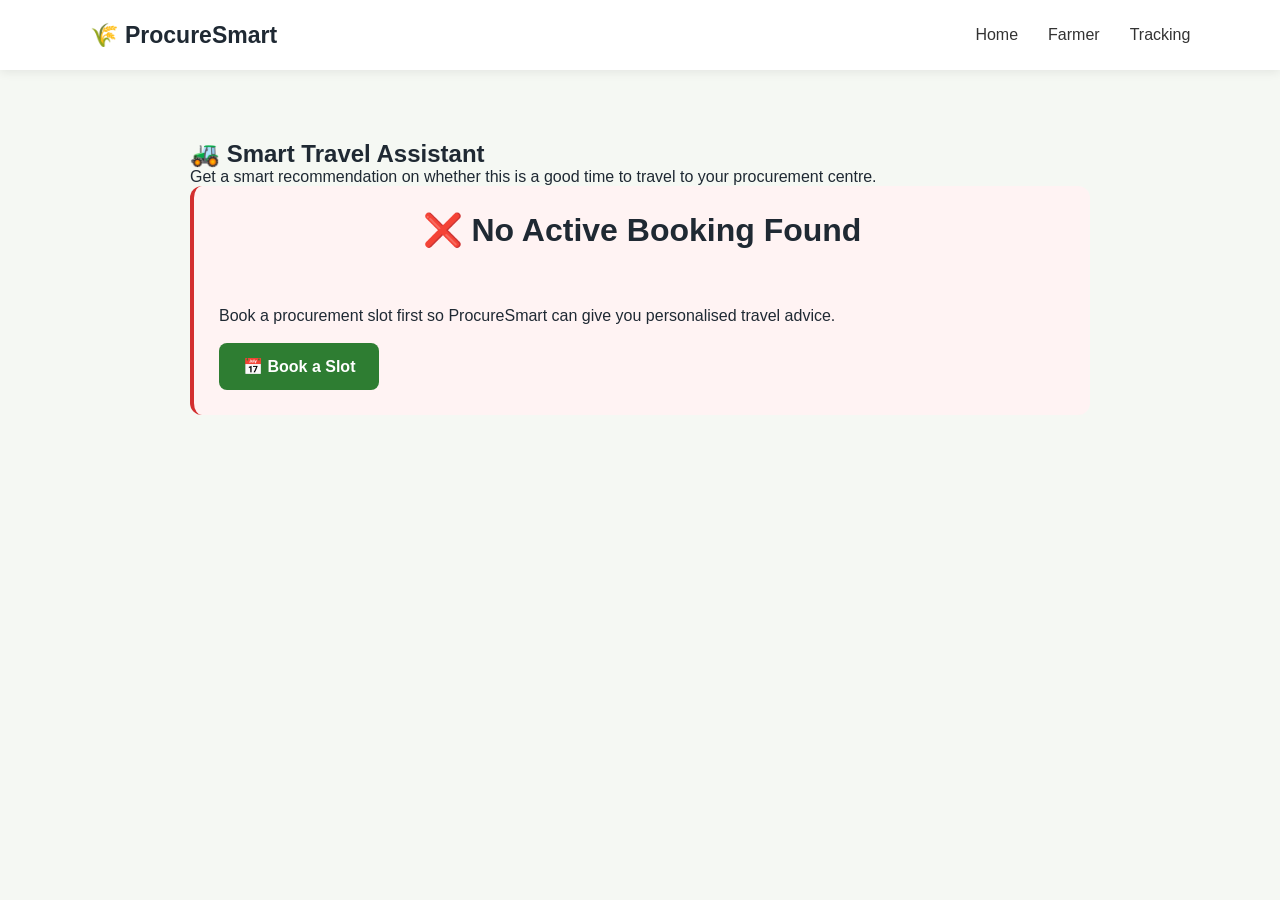
<file: smart_proc/go-now.html>
<!DOCTYPE html>
<html lang="en">

<head>

    <meta charset="UTF-8">

    <meta
        name="viewport"
        content="width=device-width, initial-scale=1.0"
    >

    <title>Should I Go Now? - ProcureSmart</title>

    <link rel="stylesheet" href="style.css">

    <style>

        .assistant-container {
            max-width: 900px;
            margin: 0 auto;
        }

        .assistant-card {
            background: white;
            padding: 35px;
            border-radius: 18px;
            box-shadow: 0 5px 20px rgba(0,0,0,0.08);
            margin-top: 25px;
        }

        .big-question {
            text-align: center;
            font-size: 32px;
            margin-bottom: 10px;
        }

        .question-text {
            text-align: center;
            color: #666;
            margin-bottom: 30px;
        }

        .go-button {
            width: 100%;
            border: none;
            font-size: 20px;
            cursor: pointer;
        }

        .decision-card {
            display: none;
            margin-top: 30px;
            padding: 30px;
            border-radius: 16px;
            text-align: center;
        }

        .decision-card.go {
            background: #e8f5e9;
            border: 2px solid #2e7d32;
        }

        .decision-card.wait {
            background: #fff8e1;
            border: 2px solid #f9a825;
        }

        .decision-card.avoid {
            background: #ffebee;
            border: 2px solid #d32f2f;
        }

        .decision-title {
            font-size: 30px;
            font-weight: bold;
            margin-bottom: 12px;
        }

        .stats-grid {
            display: grid;
            grid-template-columns:
                repeat(auto-fit, minmax(160px, 1fr));
            gap: 15px;
            margin-top: 25px;
        }

        .stat-box {
            background: white;
            padding: 18px;
            border-radius: 12px;
            border: 1px solid #ddd;
        }

        .stat-number {
            font-size: 25px;
            font-weight: bold;
            margin-top: 8px;
        }

        .advice-box {
            margin-top: 25px;
            padding: 18px;
            background: #f5f8f3;
            border-radius: 12px;
            line-height: 1.6;
        }

        .booking-info {
            background: #f5f8f3;
            padding: 20px;
            border-radius: 12px;
            margin-bottom: 25px;
        }

        .no-booking {
            background: #fff3f3;
            padding: 25px;
            border-radius: 12px;
            border-left: 4px solid #d32f2f;
        }

    </style>

</head>


<body>


<nav class="navbar">

    <div class="logo">
        🌾 ProcureSmart
    </div>

    <div class="nav-links">

        <a href="index.html">Home</a>
        <a href="farmer.html">Farmer</a>
        <a href="tracking.html">Tracking</a>

    </div>

</nav>



<section class="features">

    <div class="assistant-container">

        <h1>
            🚜 Smart Travel Assistant
        </h1>

        <p>
            Get a smart recommendation on whether this is
            a good time to travel to your procurement centre.
        </p>


        <div id="noBooking" class="no-booking" style="display:none;">

            <h2>❌ No Active Booking Found</h2>

            <br>

            <p>
                Book a procurement slot first so ProcureSmart
                can give you personalised travel advice.
            </p>

            <br>

            <a href="farmer.html" class="btn">
                📅 Book a Slot
            </a>

        </div>


        <div id="assistantContent">


            <div class="assistant-card">

                <div class="big-question">
                    🚜 Should I Go to the Centre Now?
                </div>

                <p class="question-text">
                    ProcureSmart analyses your estimated queue
                    and booking details to help you decide.
                </p>


                <div id="bookingInfo" class="booking-info"></div>


                <button
                    class="btn go-button"
                    onclick="analyseJourney()"
                >
                    🤖 Check the Best Time to Leave
                </button>


                <div
                    id="decisionCard"
                    class="decision-card"
                >

                    <div
                        id="decisionTitle"
                        class="decision-title"
                    ></div>

                    <p id="decisionMessage"></p>


                    <div class="stats-grid">

                        <div class="stat-box">

                            👨‍🌾

                            <div>
                                Estimated Queue
                            </div>

                            <div
                                class="stat-number"
                                id="queueNumber"
                            >
                                --
                            </div>

                        </div>


                        <div class="stat-box">

                            ⏱️

                            <div>
                                Estimated Wait
                            </div>

                            <div
                                class="stat-number"
                                id="waitNumber"
                            >
                                --
                            </div>

                        </div>


                        <div class="stat-box">

                            🕐

                            <div>
                                Suggested Time
                            </div>

                            <div
                                class="stat-number"
                                id="suggestedTime"
                            >
                                --
                            </div>

                        </div>

                    </div>


                    <div
                        id="adviceBox"
                        class="advice-box"
                    ></div>

                </div>

            </div>

        </div>

    </div>

</section>



<script>


const booking =
    JSON.parse(
        localStorage.getItem("booking")
    );


if (!booking) {

    document.getElementById(
        "assistantContent"
    ).style.display = "none";


    document.getElementById(
        "noBooking"
    ).style.display = "block";

}


else {

    document.getElementById(
        "bookingInfo"
    ).innerHTML =

        "<strong>🌾 Your Booking</strong><br><br>" +

        "🏢 Centre: " +
        (
            booking.centre ||
            booking.centreName ||
            "Not available"
        ) +

        "<br>" +

        "🎟️ Token: #" +
        (
            booking.token ||
            "--"
        ) +

        "<br>" +

        "📅 Date: " +
        (
            booking.date ||
            "--"
        ) +

        "<br>" +

        "🕐 Slot: " +
        (
            booking.slot ||
            "--"
        );

}



function analyseJourney() {


    const queue =

        Math.floor(
            Math.random() * 45
        ) + 3;


    const wait =

        queue * 4;


    const card =

        document.getElementById(
            "decisionCard"
        );


    const title =

        document.getElementById(
            "decisionTitle"
        );


    const message =

        document.getElementById(
            "decisionMessage"
        );


    card.className =
        "decision-card";


    document.getElementById(
        "queueNumber"
    ).innerText =
        queue + " farmers";


    document.getElementById(
        "waitNumber"
    ).innerText =
        wait + " min";


    if (queue <= 15) {

        card.classList.add("go");


        title.innerText =
            "🟢 YES — This is a Good Time!";


        message.innerText =
            "The centre is currently experiencing low congestion. You can travel now with a relatively short expected waiting time.";


        document.getElementById(
            "suggestedTime"
        ).innerText =
            "Leave Now";


        document.getElementById(
            "adviceBox"
        ).innerHTML =
            "💡 <strong>Smart Advice:</strong> Current congestion is low. Leaving now is likely to minimise your waiting time.";

    }


    else if (queue <= 30) {

        card.classList.add("wait");


        title.innerText =
            "🟡 You Can Go, But Expect a Wait";


        message.innerText =
            "The centre currently has moderate congestion. You may choose to travel now or wait for the queue to reduce.";


        document.getElementById(
            "suggestedTime"
        ).innerText =
            "30–45 min later";


        document.getElementById(
            "adviceBox"
        ).innerHTML =
            "💡 <strong>Smart Advice:</strong> Waiting approximately 30–45 minutes could reduce congestion and improve your experience.";

    }


    else {

        card.classList.add("avoid");


        title.innerText =
            "🔴 WAIT — High Congestion Detected";


        message.innerText =
            "The procurement centre is currently experiencing heavy congestion. Travelling later may save you significant waiting time.";


        document.getElementById(
            "suggestedTime"
        ).innerText =
            "1–2 hours later";


        document.getElementById(
            "adviceBox"
        ).innerHTML =
            "💡 <strong>Smart Advice:</strong> The queue is currently high. ProcureSmart recommends delaying your journey and checking again later.";

    }


    card.style.display =
        "block";

}


</script>


</body>

</html>
</file>
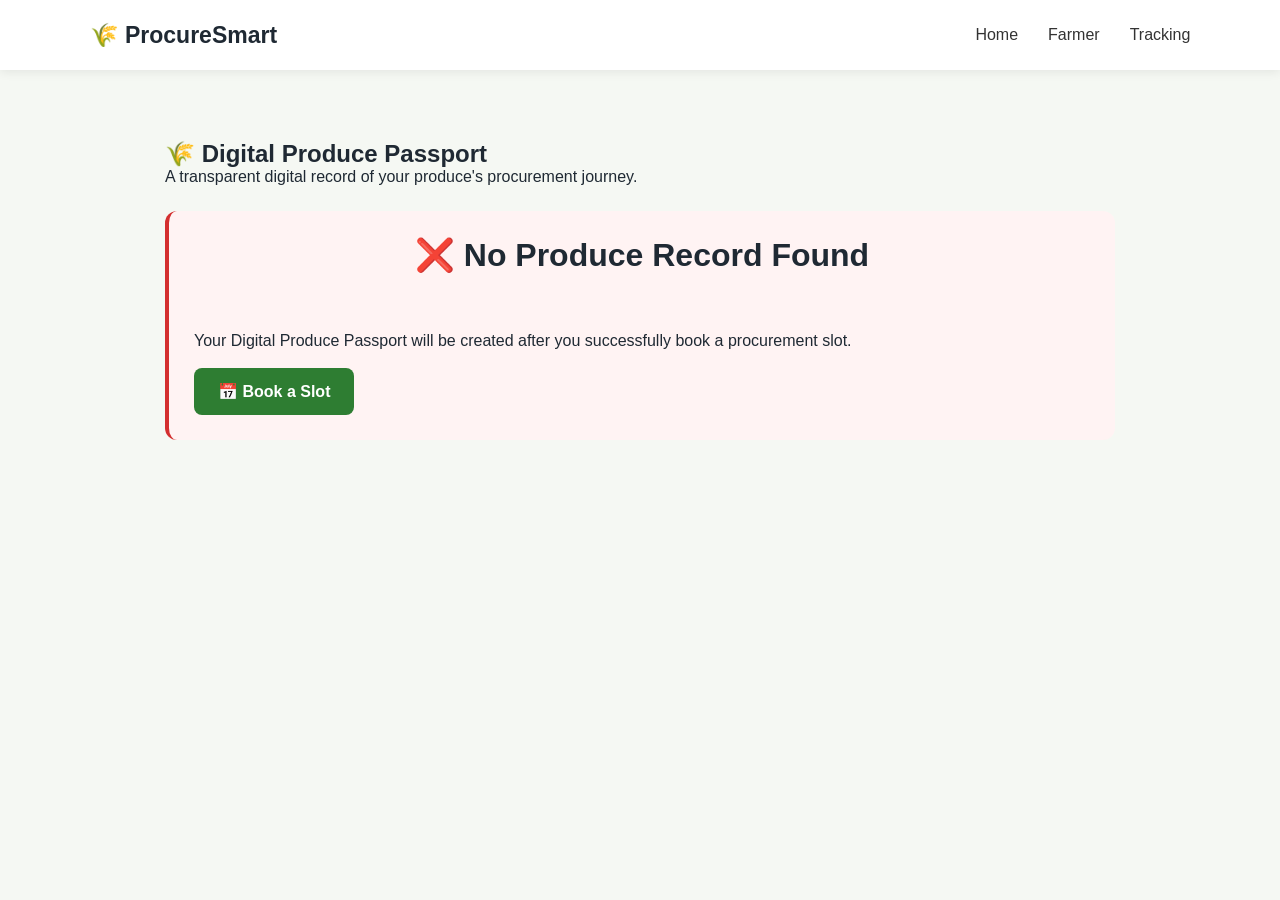
<file: smart_proc/passport.html>
<!DOCTYPE html>
<html lang="en">

<head>

    <meta charset="UTF-8">

    <meta
        name="viewport"
        content="width=device-width, initial-scale=1.0"
    >

    <title>Produce Passport - ProcureSmart</title>

    <link rel="stylesheet" href="style.css">

    <style>

        .passport-container {
            max-width: 950px;
            margin: 0 auto;
        }

        .passport-card {
            background: white;
            border-radius: 20px;
            overflow: hidden;
            box-shadow: 0 10px 35px rgba(0,0,0,0.12);
            margin-top: 25px;
        }

        .passport-header {
            padding: 30px;
            background: linear-gradient(
                120deg,
                #1b5e20,
                #2e7d32
            );
            color: white;
        }

        .passport-title {
            font-size: 30px;
            margin-bottom: 8px;
        }

        .batch-id {
            opacity: 0.9;
            letter-spacing: 1px;
        }

        .passport-body {
            padding: 30px;
        }

        .passport-grid {
            display: grid;
            grid-template-columns:
                repeat(auto-fit, minmax(180px, 1fr));
            gap: 15px;
            margin-bottom: 30px;
        }

        .passport-info {
            padding: 18px;
            background: #f5f8f3;
            border-radius: 12px;
        }

        .passport-label {
            font-size: 13px;
            color: #666;
            margin-bottom: 8px;
        }

        .passport-value {
            font-size: 18px;
            font-weight: bold;
        }

        .passport-timeline {
            margin-top: 20px;
        }

        .passport-stage {
            display: flex;
            gap: 18px;
            padding: 18px 0;
            border-bottom: 1px solid #e0e0e0;
            align-items: center;
        }

        .passport-stage:last-child {
            border-bottom: none;
        }

        .passport-stage-icon {
            width: 48px;
            height: 48px;
            border-radius: 50%;
            display: flex;
            align-items: center;
            justify-content: center;
            background: #e8f5e9;
            font-size: 22px;
            flex-shrink: 0;
        }

        .passport-stage.completed
        .passport-stage-icon {
            background: #2e7d32;
            color: white;
        }

        .passport-stage-title {
            font-weight: bold;
            margin-bottom: 5px;
        }

        .passport-stage-text {
            color: #666;
            font-size: 14px;
            line-height: 1.5;
        }

        .passport-status {
            padding: 15px;
            border-radius: 10px;
            margin-top: 20px;
            background: #fff8e1;
        }

        .quality-section {
            margin-top: 30px;
            padding: 25px;
            border-radius: 14px;
            background: #f5f8f3;
        }

        .quality-grade {
            font-size: 45px;
            font-weight: bold;
            margin-top: 10px;
        }

        .no-booking {
            background: #fff3f3;
            padding: 25px;
            border-radius: 12px;
            border-left: 4px solid #d32f2f;
            margin-top: 25px;
        }

    </style>

</head>


<body>


<nav class="navbar">

    <div class="logo">
        🌾 ProcureSmart
    </div>

    <div class="nav-links">

        <a href="index.html">Home</a>
        <a href="farmer.html">Farmer</a>
        <a href="tracking.html">Tracking</a>

    </div>

</nav>



<section class="features">

    <div class="passport-container">

        <h1>
            🌾 Digital Produce Passport
        </h1>

        <p>
            A transparent digital record of your produce's
            procurement journey.
        </p>


        <div
            id="noBooking"
            class="no-booking"
            style="display:none;"
        >

            <h2>
                ❌ No Produce Record Found
            </h2>

            <br>

            <p>
                Your Digital Produce Passport will be created
                after you successfully book a procurement slot.
            </p>

            <br>

            <a
                href="farmer.html"
                class="btn"
            >
                📅 Book a Slot
            </a>

        </div>



        <div
            id="passportContent"
            class="passport-card"
        >


            <div class="passport-header">

                <div class="passport-title">
                    🌾 PROCURESMART PRODUCE PASSPORT
                </div>

                <div
                    class="batch-id"
                    id="batchId"
                >
                    Batch ID: --
                </div>

            </div>



            <div class="passport-body">


                <div class="passport-grid">


                    <div class="passport-info">

                        <div class="passport-label">
                            👨‍🌾 Farmer
                        </div>

                        <div
                            class="passport-value"
                            id="farmerValue"
                        >
                            --
                        </div>

                    </div>


                    <div class="passport-info">

                        <div class="passport-label">
                            🌾 Produce
                        </div>

                        <div
                            class="passport-value"
                            id="produceValue"
                        >
                            --
                        </div>

                    </div>


                    <div class="passport-info">

                        <div class="passport-label">
                            📦 Quantity
                        </div>

                        <div
                            class="passport-value"
                            id="quantityValue"
                        >
                            --
                        </div>

                    </div>


                    <div class="passport-info">

                        <div class="passport-label">
                            🏢 Centre
                        </div>

                        <div
                            class="passport-value"
                            id="centreValue"
                        >
                            --
                        </div>

                    </div>


                </div>



                <h2>
                    📍 Produce Journey
                </h2>


                <div class="passport-timeline">


                    <div
                        class="passport-stage"
                        id="passportStage0"
                    >

                        <div class="passport-stage-icon">
                            📅
                        </div>

                        <div>

                            <div class="passport-stage-title">
                                Procurement Slot Booked
                            </div>

                            <div class="passport-stage-text">
                                The farmer reserved a procurement slot.
                            </div>

                        </div>

                    </div>



                    <div
                        class="passport-stage"
                        id="passportStage1"
                    >

                        <div class="passport-stage-icon">
                            📍
                        </div>

                        <div>

                            <div class="passport-stage-title">
                                Arrived at Procurement Centre
                            </div>

                            <div class="passport-stage-text">
                                Produce arrived for procurement.
                            </div>

                        </div>

                    </div>



                    <div
                        class="passport-stage"
                        id="passportStage2"
                    >

                        <div class="passport-stage-icon">
                            🔍
                        </div>

                        <div>

                            <div class="passport-stage-title">
                                Quality Verification
                            </div>

                            <div class="passport-stage-text">
                                Produce quality and eligibility are checked.
                            </div>

                        </div>

                    </div>



                    <div
                        class="passport-stage"
                        id="passportStage3"
                    >

                        <div class="passport-stage-icon">
                            ⚖️
                        </div>

                        <div>

                            <div class="passport-stage-title">
                                Produce Accepted & Weighed
                            </div>

                            <div class="passport-stage-text">
                                Final accepted quantity is recorded.
                            </div>

                        </div>

                    </div>



                    <div
                        class="passport-stage"
                        id="passportStage4"
                    >

                        <div class="passport-stage-icon">
                            💳
                        </div>

                        <div>

                            <div class="passport-stage-title">
                                Payment Processing
                            </div>

                            <div class="passport-stage-text">
                                Payment is being prepared for the farmer.
                            </div>

                        </div>

                    </div>



                    <div
                        class="passport-stage"
                        id="passportStage5"
                    >

                        <div class="passport-stage-icon">
                            ✓
                        </div>

                        <div>

                            <div class="passport-stage-title">
                                Procurement Completed
                            </div>

                            <div class="passport-stage-text">
                                The produce journey has been successfully completed.
                            </div>

                        </div>

                    </div>


                </div>



                <div class="quality-section">

                    <h2>
                        ⭐ Quality & Procurement Status
                    </h2>

                    <div
                        class="quality-grade"
                        id="qualityGrade"
                    >
                        Pending
                    </div>

                    <p
                        id="qualityText"
                    >
                        Quality verification will be updated during procurement.
                    </p>

                </div>



                <div
                    class="passport-status"
                    id="passportStatus"
                >

                    🟡 Passport Status:
                    Booking Confirmed

                </div>


            </div>

        </div>


    </div>

</section>



<script>


const booking =
    JSON.parse(
        localStorage.getItem("booking")
    );


let trackingStage =
    Number(
        localStorage.getItem("trackingStage")
    );


if (
    isNaN(trackingStage) ||
    trackingStage < 0 ||
    trackingStage > 5
) {

    trackingStage = 0;

}



if (!booking) {

    document.getElementById(
        "passportContent"
    ).style.display = "none";


    document.getElementById(
        "noBooking"
    ).style.display = "block";

}


else {


    const token =
        booking.token ||
        Math.floor(
            Math.random() * 9000
        ) + 1000;


    const batch =
        "PS-" +
        new Date().getFullYear() +
        "-" +
        String(token).padStart(
            4,
            "0"
        );


    document.getElementById(
        "batchId"
    ).innerText =
        "Batch ID: " +
        batch;


    document.getElementById(
        "farmerValue"
    ).innerText =

        booking.farmerName ||
        booking.name ||
        "--";


    document.getElementById(
        "produceValue"
    ).innerText =
        booking.produce ||
        "--";


    document.getElementById(
        "quantityValue"
    ).innerText =

        booking.quantity
            ? booking.quantity + " Quintals"
            : "--";


    document.getElementById(
        "centreValue"
    ).innerText =

        booking.centre ||
        booking.centreName ||
        "--";


    for (
        let i = 0;
        i <= trackingStage;
        i++
    ) {

        document.getElementById(
            "passportStage" + i
        ).classList.add(
            "completed"
        );

    }


    let statusText =
        "🟡 Passport Status: ";


    if (
        trackingStage === 0
    ) {

        statusText +=
            "Booking Confirmed";

    }


    else if (
        trackingStage === 1
    ) {

        statusText +=
            "Produce Arrived";

    }


    else if (
        trackingStage === 2
    ) {

        statusText +=
            "Quality Verification in Progress";

    }


    else if (
        trackingStage === 3
    ) {

        statusText +=
            "Produce Accepted";


        document.getElementById(
            "qualityGrade"
        ).innerText =
            "Grade A";


        document.getElementById(
            "qualityText"
        ).innerText =
            "Produce has successfully passed verification and has been accepted for procurement.";

    }


    else if (
        trackingStage === 4
    ) {

        statusText +=
            "Payment Processing";


        document.getElementById(
            "qualityGrade"
        ).innerText =
            "Grade A";

    }


    else if (
        trackingStage === 5
    ) {

        statusText =
            "🟢 Passport Status: Procurement Completed";


        document.getElementById(
            "qualityGrade"
        ).innerText =
            "Grade A – Verified";

    }


    document.getElementById(
        "passportStatus"
    ).innerText =
        statusText;

}


</script>


</body>

</html>
</file>
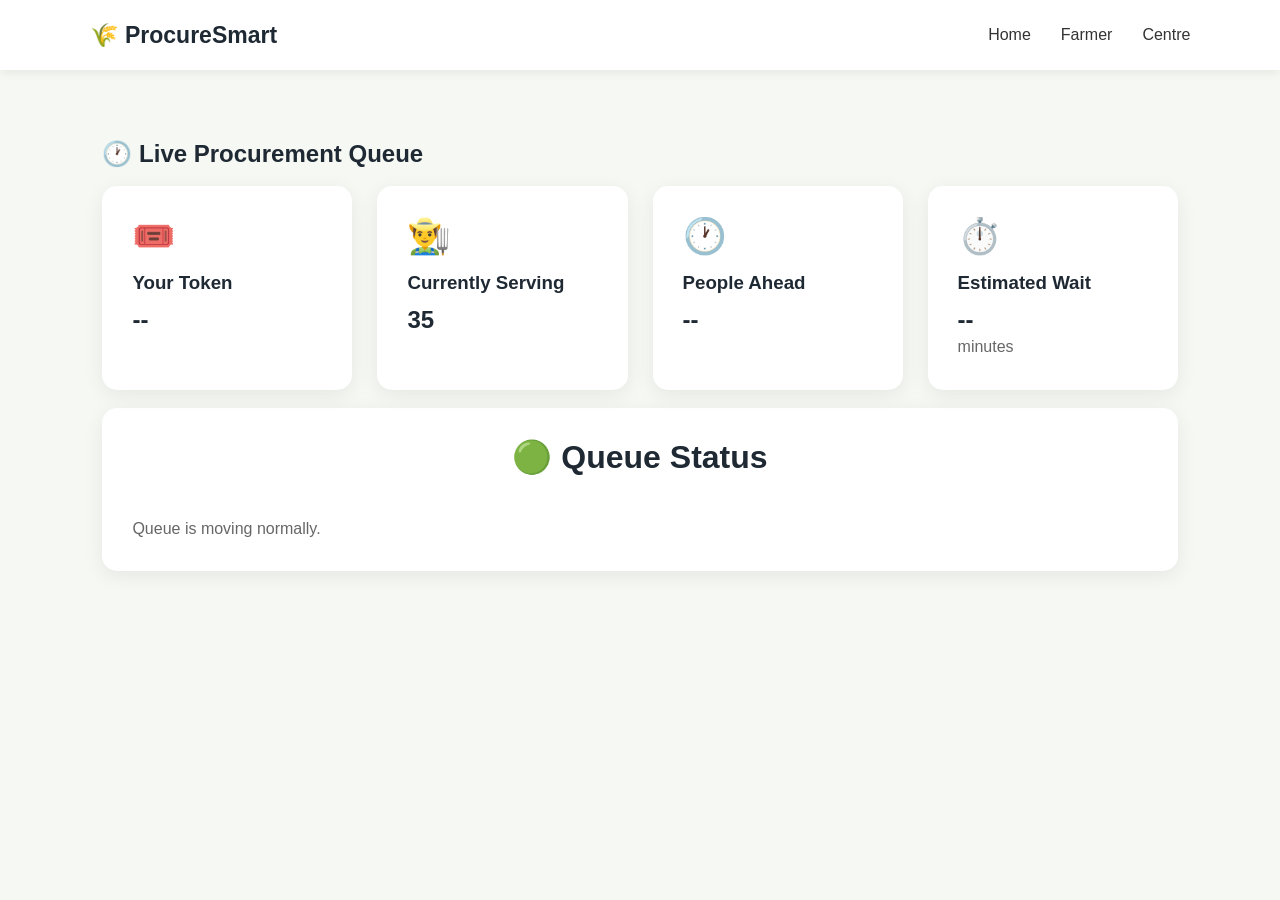
<file: smart_proc/queue.html>
<!DOCTYPE html>
<html lang="en">

<head>

    <meta charset="UTF-8">

    <meta name="viewport"
          content="width=device-width, initial-scale=1.0">

    <title>Live Queue</title>

    <link rel="stylesheet" href="style.css">

</head>

<body>

<nav class="navbar">

    <div class="logo">
        🌾 ProcureSmart
    </div>

    <div class="nav-links">

        <a href="index.html">Home</a>

        <a href="farmer.html">Farmer</a>

        <a href="centre.html">Centre</a>

    </div>

</nav>


<section class="features">

    <h1>🕐 Live Procurement Queue</h1>

    <br>


    <div class="feature-grid">


        <div class="feature-card">

            <div class="icon">
                🎟️
            </div>

            <h3>Your Token</h3>

            <h1 id="token">
                --
            </h1>

        </div>


        <div class="feature-card">

            <div class="icon">
                👨‍🌾
            </div>

            <h3>Currently Serving</h3>

            <h1 id="currentToken">
                35
            </h1>

        </div>


        <div class="feature-card">

            <div class="icon">
                🕐
            </div>

            <h3>People Ahead</h3>

            <h1 id="peopleAhead">
                --
            </h1>

        </div>


        <div class="feature-card">

            <div class="icon">
                ⏱️
            </div>

            <h3>Estimated Wait</h3>

            <h1 id="waitTime">
                --
            </h1>

            <p>minutes</p>

        </div>


    </div>


    <br>


    <div class="feature-card">

        <h2>🟢 Queue Status</h2>

        <p id="queueStatus">
            Queue is moving normally.
        </p>

    </div>

</section>


<script>

const booking =
    JSON.parse(
        localStorage.getItem("booking")
    );


if (booking) {

    document.getElementById("token")
        .innerText =
        "#" + booking.token;


    let current =
        35;


    let people =
        Math.max(
            booking.token - current - 1,
            0
        );


    document.getElementById(
        "peopleAhead"
    ).innerText = people;


    document.getElementById(
        "waitTime"
    ).innerText =
        people * 5;

}

</script>

</body>

</html>
</file>
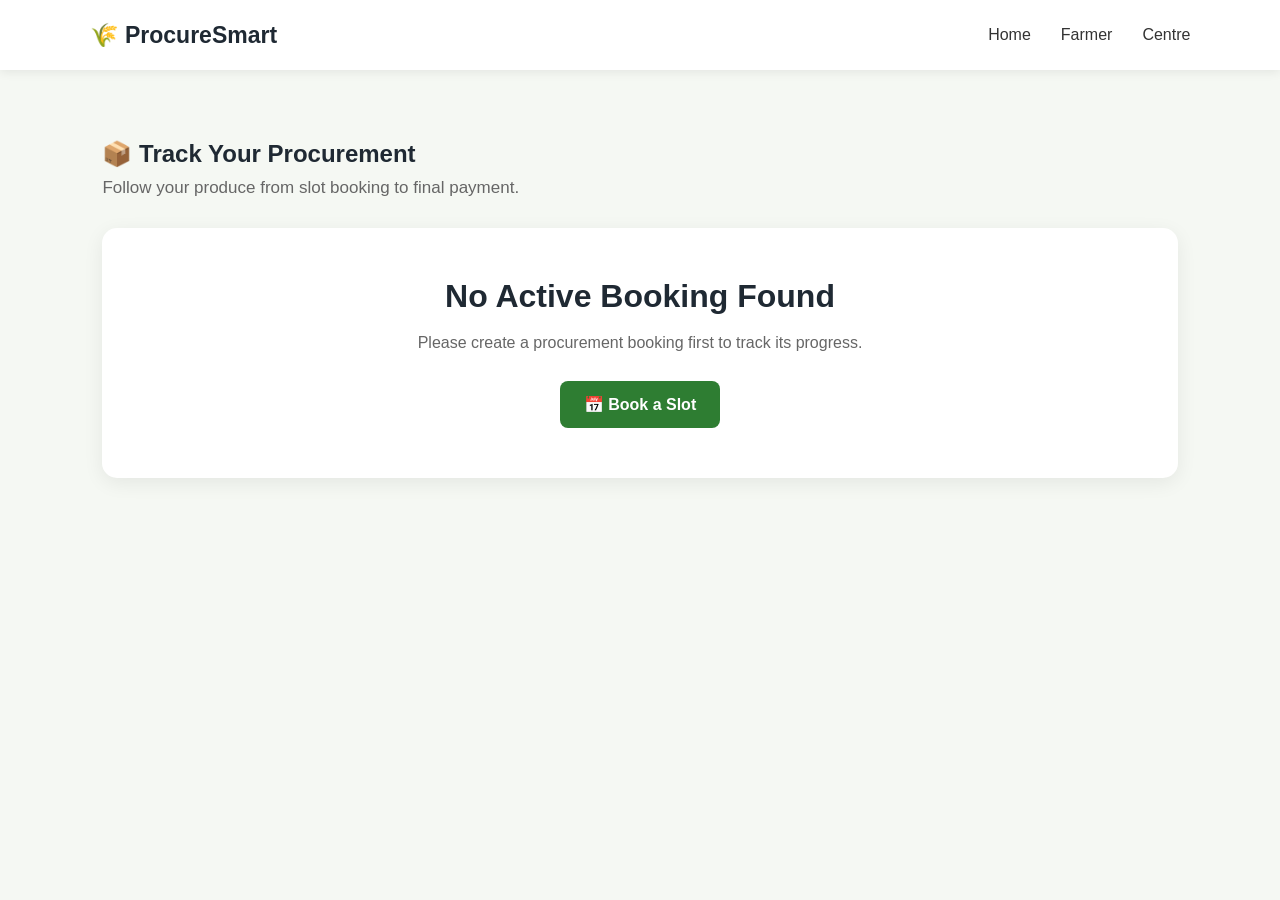
<file: smart_proc/tracking.html>
<!DOCTYPE html>
<html lang="en">

<head>

    <meta charset="UTF-8">

    <meta
        name="viewport"
        content="width=device-width, initial-scale=1.0"
    >

    <title>Track Procurement - ProcureSmart</title>

    <link rel="stylesheet" href="style.css">

    <style>

        .tracking-container {
            max-width: 1100px;
            margin: 0 auto;
        }

        .tracking-subtitle {
            color: #666;
            margin-top: 10px;
            margin-bottom: 30px;
            font-size: 17px;
        }

        .status-banner {
            background: linear-gradient(
                135deg,
                #e8f5e9,
                #f7fff8
            );

            border-left: 5px solid #2e7d32;

            padding: 25px;

            border-radius: 12px;

            margin-bottom: 30px;
        }

        .status-banner h2 {
            margin-bottom: 10px;
        }

        .status-banner p {
            color: #555;
            line-height: 1.6;
        }

        .progress-wrapper {
            margin: 30px 0;
        }

        .progress-label {
            display: flex;
            justify-content: space-between;
            margin-bottom: 10px;
            font-weight: bold;
        }

        .progress-bar {
            width: 100%;
            height: 14px;
            background: #e0e0e0;
            border-radius: 20px;
            overflow: hidden;
        }

        .progress-fill {
            height: 100%;
            width: 0%;
            background: #2e7d32;
            border-radius: 20px;
            transition: width 0.4s ease;
        }

        .timeline {
            margin-top: 25px;
        }

        .timeline-item {
            display: flex;
            gap: 20px;
            padding-bottom: 28px;
            position: relative;
        }

        .timeline-item:not(:last-child)::before {
            content: "";

            position: absolute;

            left: 19px;

            top: 42px;

            width: 3px;

            height: calc(100% - 20px);

            background: #ddd;
        }

        .timeline-icon {
            width: 42px;
            height: 42px;

            min-width: 42px;

            border-radius: 50%;

            display: flex;
            align-items: center;
            justify-content: center;

            background: #e0e0e0;

            font-size: 18px;

            z-index: 1;
        }

        .timeline-item.completed .timeline-icon {
            background: #2e7d32;
            color: white;
        }

        .timeline-item.current .timeline-icon {
            background: #f9a825;
            color: white;
        }

        .timeline-item.completed::before {
            background: #2e7d32;
        }

        .timeline-content {
            padding-top: 6px;
        }

        .timeline-content h3 {
            margin-bottom: 7px;
        }

        .timeline-content p {
            color: #666;
            line-height: 1.5;
        }

        .details-grid {
            display: grid;

            grid-template-columns:
                repeat(auto-fit, minmax(220px, 1fr));

            gap: 18px;

            margin-top: 20px;
        }

        .detail-box {
            background: #f8faf8;

            border: 1px solid #e5e5e5;

            padding: 18px;

            border-radius: 10px;
        }

        .detail-label {
            font-size: 13px;

            color: #777;

            margin-bottom: 7px;
        }

        .detail-value {
            font-size: 17px;

            font-weight: bold;

            color: #263238;

            word-break: break-word;
        }

        .payment-box {
            margin-top: 25px;

            padding: 20px;

            border-radius: 12px;

            background: #fff8e1;

            border-left: 5px solid #f9a825;
        }

        .payment-box.completed {
            background: #e8f5e9;
            border-left-color: #2e7d32;
        }

        .payment-box h3 {
            margin-bottom: 8px;
        }

        .payment-box p {
            color: #555;
            line-height: 1.6;
        }

        .tracking-actions {
            display: flex;
            gap: 15px;
            flex-wrap: wrap;
            margin-top: 30px;
        }

        .tracking-actions button {
            border: none;
            cursor: pointer;
        }

        .reset-btn {
            background: #607d8b;
        }

        .reset-btn:hover {
            background: #455a64;
        }

        .empty-booking {
            text-align: center;
            padding: 50px 20px;
        }

        .empty-booking h2 {
            margin-bottom: 15px;
        }

        .empty-booking p {
            color: #666;
            margin-bottom: 25px;
        }

        @media (max-width: 700px) {

            .features {
                padding: 40px 5%;
            }

            .timeline-item {
                gap: 14px;
            }

            .tracking-actions {
                flex-direction: column;
            }

            .tracking-actions .btn {
                text-align: center;
            }

        }

    </style>

</head>


<body>


<!-- NAVIGATION -->

<nav class="navbar">

    <div class="logo">
        🌾 ProcureSmart
    </div>

    <div class="nav-links">

        <a href="index.html">
            Home
        </a>

        <a href="farmer.html">
            Farmer
        </a>

        <a href="centre.html">
            Centre
        </a>

    </div>

</nav>



<!-- TRACKING PAGE -->

<section class="features">

    <div class="tracking-container">


        <h1>
            📦 Track Your Procurement
        </h1>

        <p class="tracking-subtitle">
            Follow your produce from slot booking to final payment.
        </p>


        <!-- NO BOOKING MESSAGE -->

        <div
            id="noBooking"
            class="feature-card empty-booking"
            style="display:none;"
        >

            <h2>
                No Active Booking Found
            </h2>

            <p>
                Please create a procurement booking first to track its progress.
            </p>

            <a
                href="farmer.html"
                class="btn"
            >
                📅 Book a Slot
            </a>

        </div>



        <!-- TRACKING CONTENT -->

        <div
            id="trackingContent"
            style="display:none;"
        >


            <!-- CURRENT STATUS -->

            <div class="status-banner">

                <h2 id="currentStatus">
                    Loading Status...
                </h2>

                <p id="statusDescription">
                    Please wait while we load your procurement information.
                </p>

            </div>



            <!-- PROGRESS -->

            <div class="feature-card">

                <h2>
                    📊 Procurement Progress
                </h2>

                <div class="progress-wrapper">

                    <div class="progress-label">

                        <span>
                            Overall Progress
                        </span>

                        <span id="progressPercent">
                            0%
                        </span>

                    </div>

                    <div class="progress-bar">

                        <div
                            id="progressFill"
                            class="progress-fill"
                        ></div>

                    </div>

                </div>

            </div>


            <br>



            <!-- BOOKING DETAILS -->

            <div class="feature-card">

                <h2>
                    🧾 Booking Details
                </h2>

                <div class="details-grid">


                    <div class="detail-box">

                        <div class="detail-label">
                            👨‍🌾 Farmer
                        </div>

                        <div
                            class="detail-value"
                            id="farmerValue"
                        >
                            --
                        </div>

                    </div>


                    <div class="detail-box">

                        <div class="detail-label">
                            🎟️ Token Number
                        </div>

                        <div
                            class="detail-value"
                            id="tokenValue"
                        >
                            --
                        </div>

                    </div>


                    <div class="detail-box">

                        <div class="detail-label">
                            🏢 Procurement Centre
                        </div>

                        <div
                            class="detail-value"
                            id="centreValue"
                        >
                            --
                        </div>

                    </div>


                    <div class="detail-box">

                        <div class="detail-label">
                            🌾 Produce
                        </div>

                        <div
                            class="detail-value"
                            id="produceValue"
                        >
                            --
                        </div>

                    </div>


                    <div class="detail-box">

                        <div class="detail-label">
                            📦 Quantity
                        </div>

                        <div
                            class="detail-value"
                            id="quantityValue"
                        >
                            --
                        </div>

                    </div>


                    <div class="detail-box">

                        <div class="detail-label">
                            📅 Booking Date
                        </div>

                        <div
                            class="detail-value"
                            id="dateValue"
                        >
                            --
                        </div>

                    </div>


                    <div class="detail-box">

                        <div class="detail-label">
                            🕐 Time Slot
                        </div>

                        <div
                            class="detail-value"
                            id="slotValue"
                        >
                            --
                        </div>

                    </div>


                </div>

            </div>


            <br>



            <!-- TIMELINE -->

            <div class="feature-card">

                <h2>
                    🚜 Procurement Journey
                </h2>

                <br>

                <div
                    class="timeline"
                    id="timeline"
                ></div>

            </div>



            <!-- PAYMENT -->

            <div
                id="paymentBox"
                class="payment-box"
            >

                <h3>
                    💰 Payment Status
                </h3>

                <p id="paymentStatus">
                    Awaiting completion of procurement process.
                </p>

            </div>



            <!-- DEMO CONTROLS -->

            <div class="tracking-actions">

                <button
                    id="nextStageButton"
                    class="btn"
                >
                    ➡️ Move to Next Stage
                </button>

                <button
                    id="resetButton"
                    class="btn reset-btn"
                >
                    🔄 Reset Tracking Demo
                </button>

            </div>


        </div>


    </div>

</section>



<script>


/* =========================================================
   GET BOOKING
========================================================= */

const booking = JSON.parse(
    localStorage.getItem("booking")
);


/* =========================================================
   PROCUREMENT STAGES
========================================================= */

const stages = [

    {
        title: "Slot Booked",
        icon: "📅",
        description:
            "Your procurement slot has been successfully reserved."
    },

    {
        title: "Arrived at Centre",
        icon: "📍",
        description:
            "The farmer and produce have arrived at the procurement centre."
    },

    {
        title: "Quality Verification",
        icon: "🔍",
        description:
            "The produce is being checked for quality and eligibility."
    },

    {
        title: "Produce Accepted",
        icon: "✅",
        description:
            "Your produce has been accepted for procurement."
    },

    {
        title: "Payment Processing",
        icon: "💳",
        description:
            "Payment is being processed for the accepted produce."
    },

    {
        title: "Payment Completed",
        icon: "💰",
        description:
            "Procurement is complete and payment has been successfully processed."
    }

];



/* =========================================================
   CURRENT TRACKING STAGE
========================================================= */

let currentStage = Number(
    localStorage.getItem("trackingStage")
);

if (
    isNaN(currentStage) ||
    currentStage < 0 ||
    currentStage >= stages.length
) {

    currentStage = 0;

}



/* =========================================================
   LOAD PAGE
========================================================= */

if (!booking) {

    document.getElementById("noBooking")
        .style.display = "block";

} else {

    document.getElementById("trackingContent")
        .style.display = "block";

    loadBookingDetails();

    renderTracking();

}



/* =========================================================
   BOOKING DETAILS
========================================================= */

function loadBookingDetails() {

    document.getElementById("farmerValue")
        .innerText =
        booking.name ||
        booking.farmerName ||
        "--";


    document.getElementById("tokenValue")
        .innerText =
        booking.token
            ? "#" + booking.token
            : "--";


    document.getElementById("centreValue")
        .innerText =
        booking.centre ||
        booking.center ||
        "--";


    document.getElementById("produceValue")
        .innerText =
        booking.produce ||
        "--";


    document.getElementById("quantityValue")
        .innerText =
        booking.quantity
            ? booking.quantity + " Quintals"
            : "--";


    document.getElementById("dateValue")
        .innerText =
        booking.date ||
        "--";


    document.getElementById("slotValue")
        .innerText =
        booking.slot ||
        "--";

}



/* =========================================================
   RENDER TRACKING
========================================================= */

function renderTracking() {

    const stage = stages[currentStage];


    /* CURRENT STATUS */

    document.getElementById("currentStatus")
        .innerText =
        "🟢 Current Status: " +
        stage.title;


    document.getElementById("statusDescription")
        .innerText =
        stage.description;



    /* PROGRESS */

    const progress =
        Math.round(
            ((currentStage + 1) / stages.length) * 100
        );


    document.getElementById("progressPercent")
        .innerText =
        progress + "%";


    document.getElementById("progressFill")
        .style.width =
        progress + "%";



    /* TIMELINE */

    const timeline =
        document.getElementById("timeline");


    timeline.innerHTML = "";


    stages.forEach(
        function(stage, index) {

            const item =
                document.createElement("div");


            item.className =
                "timeline-item";


            if (index < currentStage) {

                item.classList.add(
                    "completed"
                );

            }


            if (index === currentStage) {

                item.classList.add(
                    "current"
                );

            }


            let statusText =
                "Upcoming";


            if (index < currentStage) {

                statusText =
                    "Completed";

            }


            if (index === currentStage) {

                statusText =
                    "Current Stage";

            }


            item.innerHTML =

                '<div class="timeline-icon">' +

                stage.icon +

                '</div>' +

                '<div class="timeline-content">' +

                '<h3>' +

                stage.title +

                '</h3>' +

                '<p>' +

                stage.description +

                '</p>' +

                '<p><strong>' +

                statusText +

                '</strong></p>' +

                '</div>';


            timeline.appendChild(item);

        }
    );



    /* PAYMENT STATUS */

    const paymentBox =
        document.getElementById("paymentBox");


    const paymentStatus =
        document.getElementById("paymentStatus");


    paymentBox.classList.remove(
        "completed"
    );


    if (currentStage < 4) {

        paymentStatus.innerText =
            "⏳ Payment will begin after the produce is accepted.";

    }


    else if (currentStage === 4) {

        paymentStatus.innerText =
            "🔄 Your payment is currently being processed.";

    }


    else {

        paymentBox.classList.add(
            "completed"
        );


        paymentStatus.innerText =
            "✅ Payment Completed Successfully. The procurement process is complete.";

    }



    /* NEXT BUTTON */

    const nextButton =
        document.getElementById(
            "nextStageButton"
        );


    if (
        currentStage === stages.length - 1
    ) {

        nextButton.innerText =
            "✅ Procurement Completed";

        nextButton.disabled = true;

        nextButton.style.opacity = "0.6";

        nextButton.style.cursor = "not-allowed";

    }


    else {

        nextButton.innerText =
            "➡️ Move to Next Stage";

        nextButton.disabled = false;

        nextButton.style.opacity = "1";

        nextButton.style.cursor = "pointer";

    }

}



/* =========================================================
   MOVE TO NEXT STAGE
========================================================= */

document
    .getElementById("nextStageButton")
    ?.addEventListener(
        "click",
        function() {

            if (
                currentStage <
                stages.length - 1
            ) {

                currentStage++;


                localStorage.setItem(
                    "trackingStage",
                    currentStage
                );


                renderTracking();

            }

        }
    );



/* =========================================================
   RESET DEMO
========================================================= */

document
    .getElementById("resetButton")
    ?.addEventListener(
        "click",
        function() {

            currentStage = 0;


            localStorage.setItem(
                "trackingStage",
                currentStage
            );


            renderTracking();


            alert(
                "🔄 Tracking has been reset to Slot Booked."
            );

        }
    );


</script>


</body>

</html>
</file>
<file: smart_proc/style.css>
* {
    margin: 0;
    padding: 0;
    box-sizing: border-box;
}


/* CENTRE DASHBOARD TABLE */

table {
    width: 100%;

    border-collapse: collapse;

    margin-top: 15px;
}

th,
td {
    padding: 14px;

    text-align: left;

    border-bottom: 1px solid #ddd;
}

th {
    background: #e8f5e9;
}


/* SMALL BUTTON */

.small-btn {

    border: none;

    padding: 8px 14px;

    background: #2e7d32;

    color: white;

    border-radius: 6px;

    cursor: pointer;
}

.small-btn:hover {

    background: #1b5e20;

}


/* FORM ELEMENTS */

input,
select {

    width: 100%;

    max-width: 500px;

    padding: 12px;

    border: 1px solid #ccc;

    border-radius: 7px;

    font-size: 16px;

}


@media (max-width: 700px) {

    table {
        font-size: 13px;
    }

    th,
    td {
        padding: 8px;
    }

}


body {
    font-family: Arial, sans-serif;
    background: #f5f8f3;
    color: #1f2933;
}


/* NAVBAR */

.navbar {
    height: 70px;

    background: white;

    display: flex;
    align-items: center;
    justify-content: space-between;

    padding: 0 7%;

    box-shadow: 0 2px 10px rgba(0,0,0,0.08);
}

.logo {
    font-size: 23px;
    font-weight: bold;
}

.nav-links {
    display: flex;
    gap: 30px;
}

.nav-links a {
    text-decoration: none;
    color: #333;
    font-weight: 500;
}

.nav-links a:hover {
    color: #2e7d32;
}


/* HERO */

.hero {
    min-height: 560px;

    display: flex;
    align-items: center;

    padding: 60px 8%;

    background:
        linear-gradient(
            120deg,
            #e8f5e9,
            #ffffff
        );
}

.hero-content {
    max-width: 700px;
}

.tagline {
    color: #2e7d32;

    font-weight: bold;

    letter-spacing: 2px;

    margin-bottom: 20px;
}

.hero h1 {
    font-size: 58px;

    line-height: 1.1;

    margin-bottom: 25px;
}

.description {
    font-size: 19px;

    line-height: 1.7;

    color: #555;

    margin-bottom: 30px;
}

.hero-buttons {
    display: flex;

    gap: 15px;

    flex-wrap: wrap;
}


/* BUTTON */

.btn {
    display: inline-block;

    padding: 14px 24px;

    background: #2e7d32;

    color: white;

    text-decoration: none;

    border-radius: 8px;

    font-weight: bold;
}

.btn:hover {
    background: #1b5e20;
}

.secondary {
    background: #455a64;
}

.secondary:hover {
    background: #263238;
}



/* FEATURES */

.features {
    padding: 70px 8%;
}

.features h2 {
    text-align: center;

    font-size: 32px;

    margin-bottom: 40px;
}

.feature-grid {
    display: grid;

    grid-template-columns:
        repeat(auto-fit, minmax(230px, 1fr));

    gap: 25px;
}

.feature-card {
    background: white;

    padding: 30px;

    border-radius: 15px;

    box-shadow:
        0 5px 20px rgba(0,0,0,0.07);

    transition: 0.3s;
}

.feature-card:hover {
    transform: translateY(-5px);
}

.icon {
    font-size: 35px;

    margin-bottom: 15px;
}

.feature-card h3 {
    margin-bottom: 12px;
}

.feature-card p {
    color: #666;

    line-height: 1.6;
}


/* FOOTER */

footer {
    background: #263238;

    color: white;

    text-align: center;

    padding: 25px;
}


/* MOBILE */

@media (max-width: 700px) {

    .navbar {
        padding: 0 5%;
    }

    .nav-links {
        gap: 12px;
    }

    .hero h1 {
        font-size: 40px;
    }

    .description {
        font-size: 16px;
    }

}

.map-section {
    padding-top: 20px;
    background: #eef4ef;
}

.map-shell {
    max-width: 1250px;
    margin: 0 auto;
    padding: 28px;
    background: #173f35;
    color: #f7f4e9;
    border-radius: 18px;
    box-shadow: 0 18px 45px rgba(23, 63, 53, .18);
}

.map-heading, .map-summary, .map-layout, .panel-title-row { display: flex; }
.map-heading { align-items: flex-end; justify-content: space-between; gap: 24px; }
.eyebrow { color: #e9b949; font-size: 11px; font-weight: bold; letter-spacing: 2px; margin-bottom: 8px; }
.map-heading h2 { font-size: 32px; margin-bottom: 8px; }
.map-subtitle { color: #b8ccc3; }
.map-controls { display: grid; grid-template-columns: auto 150px; align-items: center; gap: 8px 12px; min-width: 260px; }
.map-controls label { color: #b8ccc3; font-size: 12px; }
.map-controls select { max-width: none; padding: 9px 10px; border: 0; border-radius: 6px; font-size: 13px; }
.map-summary { align-items: center; gap: 28px; padding: 24px 0 18px; }
.map-summary > div:not(.map-legend) { display: flex; flex-direction: column; border-left: 1px solid #3a6558; padding-left: 18px; }
.map-summary strong { font-size: 24px; color: #fff; }
.map-summary span { color: #b8ccc3; font-size: 12px; }
.map-legend { margin-left: auto; font-size: 12px; display: flex; align-items: center; gap: 7px; }
.legend-dot, .prediction-dot { width: 9px; height: 9px; display: inline-block; border-radius: 50%; }
.legend-dot.busy, .prediction-dot.busy { background: #e76f51; }.legend-dot.active, .prediction-dot.active { background: #e9b949; }.legend-dot.quiet, .prediction-dot.quiet { background: #2a9d8f; }
.map-layout { gap: 18px; align-items: stretch; }
.india-map { height: 500px; flex: 1; min-width: 0; border-radius: 12px; overflow: hidden; background: #d7e4dd; }
.prediction-panel { width: 340px; background: #f7f4e9; color: #173f35; border-radius: 12px; padding: 20px; }
.panel-title-row { justify-content: space-between; align-items: flex-start; margin-bottom: 14px; }.panel-title-row h3 { font-size: 20px; }
.live-badge { color: #2a9d8f; font-size: 11px; font-weight: bold; }.live-badge span { display: inline-block; width: 7px; height: 7px; border-radius: 50%; background: #2a9d8f; margin-right: 5px; }
.prediction-list { display: grid; gap: 8px; }.prediction-card { width: 100%; border: 1px solid #dbe5df; background: white; border-radius: 8px; padding: 12px; display: grid; grid-template-columns: 10px 1fr auto; gap: 10px; align-items: center; text-align: left; color: #173f35; cursor: pointer; }.prediction-card:hover { border-color: #2a9d8f; transform: translateX(2px); }.prediction-card strong, .prediction-card small { display: block; }.prediction-card strong { font-size: 12px; }.prediction-card small { color: #6a7d75; font-size: 11px; margin-top: 4px; }.prediction-card > b { color: #e76f51; font-size: 14px; }.loading-copy { color: #6a7d75; font-size: 13px; }
.map-popup { display: grid; gap: 5px; min-width: 220px; color: #173f35; }.map-popup strong { font-size: 14px; }.map-popup span, .map-popup small, .map-popup p { font-size: 11px; }.map-popup b { font-size: 11px; }.popup-busy { color: #d65336; }.popup-active { color: #a47700; }.popup-quiet { color: #208172; }

@media (max-width: 800px) {
    .map-shell { padding: 20px 14px; border-radius: 0; }
    .map-heading, .map-layout { flex-direction: column; align-items: stretch; }
    .map-controls, .prediction-panel { width: 100%; }
    .map-summary { flex-wrap: wrap; gap: 16px; }.map-legend { margin-left: 0; width: 100%; }
    .india-map { height: 390px; }
}
</file>
